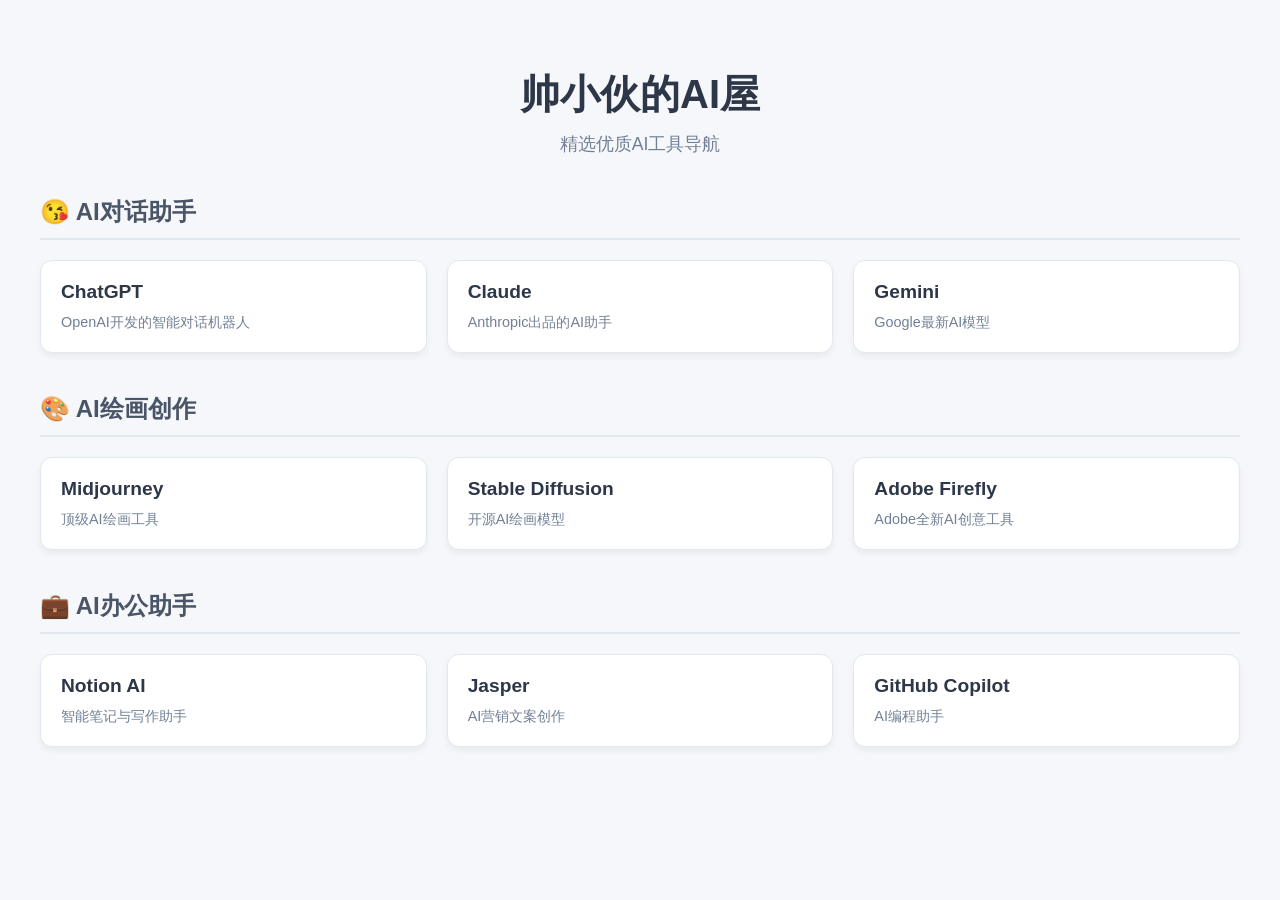
<file: index.html>
<!DOCTYPE html>
<html lang="zh-CN">
<head>
    <meta charset="UTF-8">
    <meta name="viewport" content="width=device-width, initial-scale=1.0">
    <title>帅小伙的AI屋</title>
    <link rel="stylesheet" href="style.css">
</head>
<body>
    <div class="container">
        <header>
            <h1>帅小伙的AI屋</h1>
            <p class="subtitle">精选优质AI工具导航</p>
        </header>
        
        <div class="card-container">
            <!-- AI对话助手分类 -->
            <div class="category">
                <h2 class="category-title">😘 AI对话助手</h2>
                <div class="category-cards">
                    <a href="https://chat.openai.com" class="card" target="_blank">
                        <h3>ChatGPT</h3>
                        <p>OpenAI开发的智能对话机器人</p>
                    </a>
                    
                    <a href="https://claude.ai" class="card" target="_blank">
                        <h3>Claude</h3>
                        <p>Anthropic出品的AI助手</p>
                    </a>
                    
                    <a href="https://gemini.google.com" class="card" target="_blank">
                        <h3>Gemini</h3>
                        <p>Google最新AI模型</p>
                    </a>
                </div>
            </div>

            <!-- AI图像工具分类 -->
            <div class="category">
                <h2 class="category-title">🎨 AI绘画创作</h2>
                <div class="category-cards">
                    <a href="https://midjourney.com" class="card" target="_blank">
                        <h3>Midjourney</h3>
                        <p>顶级AI绘画工具</p>
                    </a>
                    
                    <a href="https://www.stable.ai" class="card" target="_blank">
                        <h3>Stable Diffusion</h3>
                        <p>开源AI绘画模型</p>
                    </a>

                    <a href="https://firefly.adobe.com" class="card" target="_blank">
                        <h3>Adobe Firefly</h3>
                        <p>Adobe全新AI创意工具</p>
                    </a>
                </div>
            </div>

            <!-- AI办公工具分类 -->
            <div class="category">
                <h2 class="category-title">💼 AI办公助手</h2>
                <div class="category-cards">
                    <a href="https://notion.ai" class="card" target="_blank">
                        <h3>Notion AI</h3>
                        <p>智能笔记与写作助手</p>
                    </a>

                    <a href="https://www.jasper.ai" class="card" target="_blank">
                        <h3>Jasper</h3>
                        <p>AI营销文案创作</p>
                    </a>

                    <a href="https://github.com/features/copilot" class="card" target="_blank">
                        <h3>GitHub Copilot</h3>
                        <p>AI编程助手</p>
                    </a>
                </div>
            </div>
        </div>
    </div>
</body>
</html>
</file>
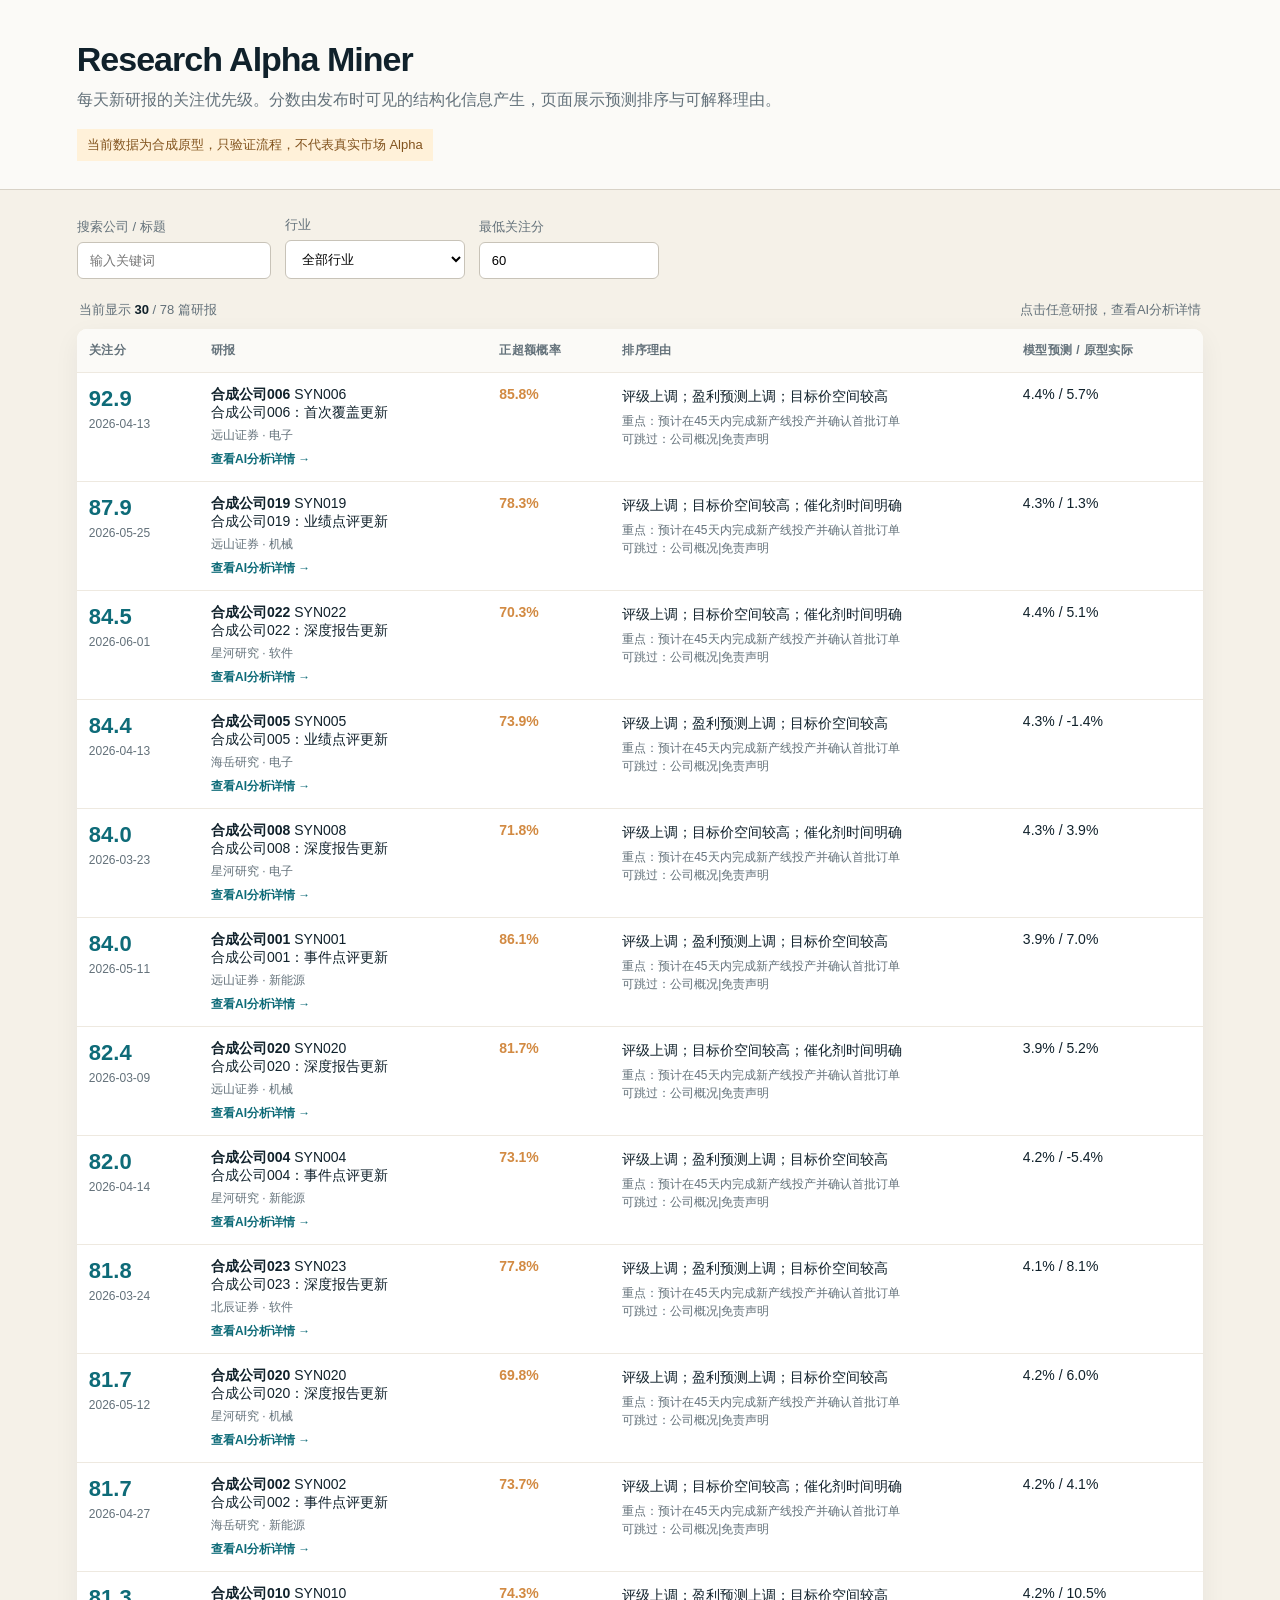
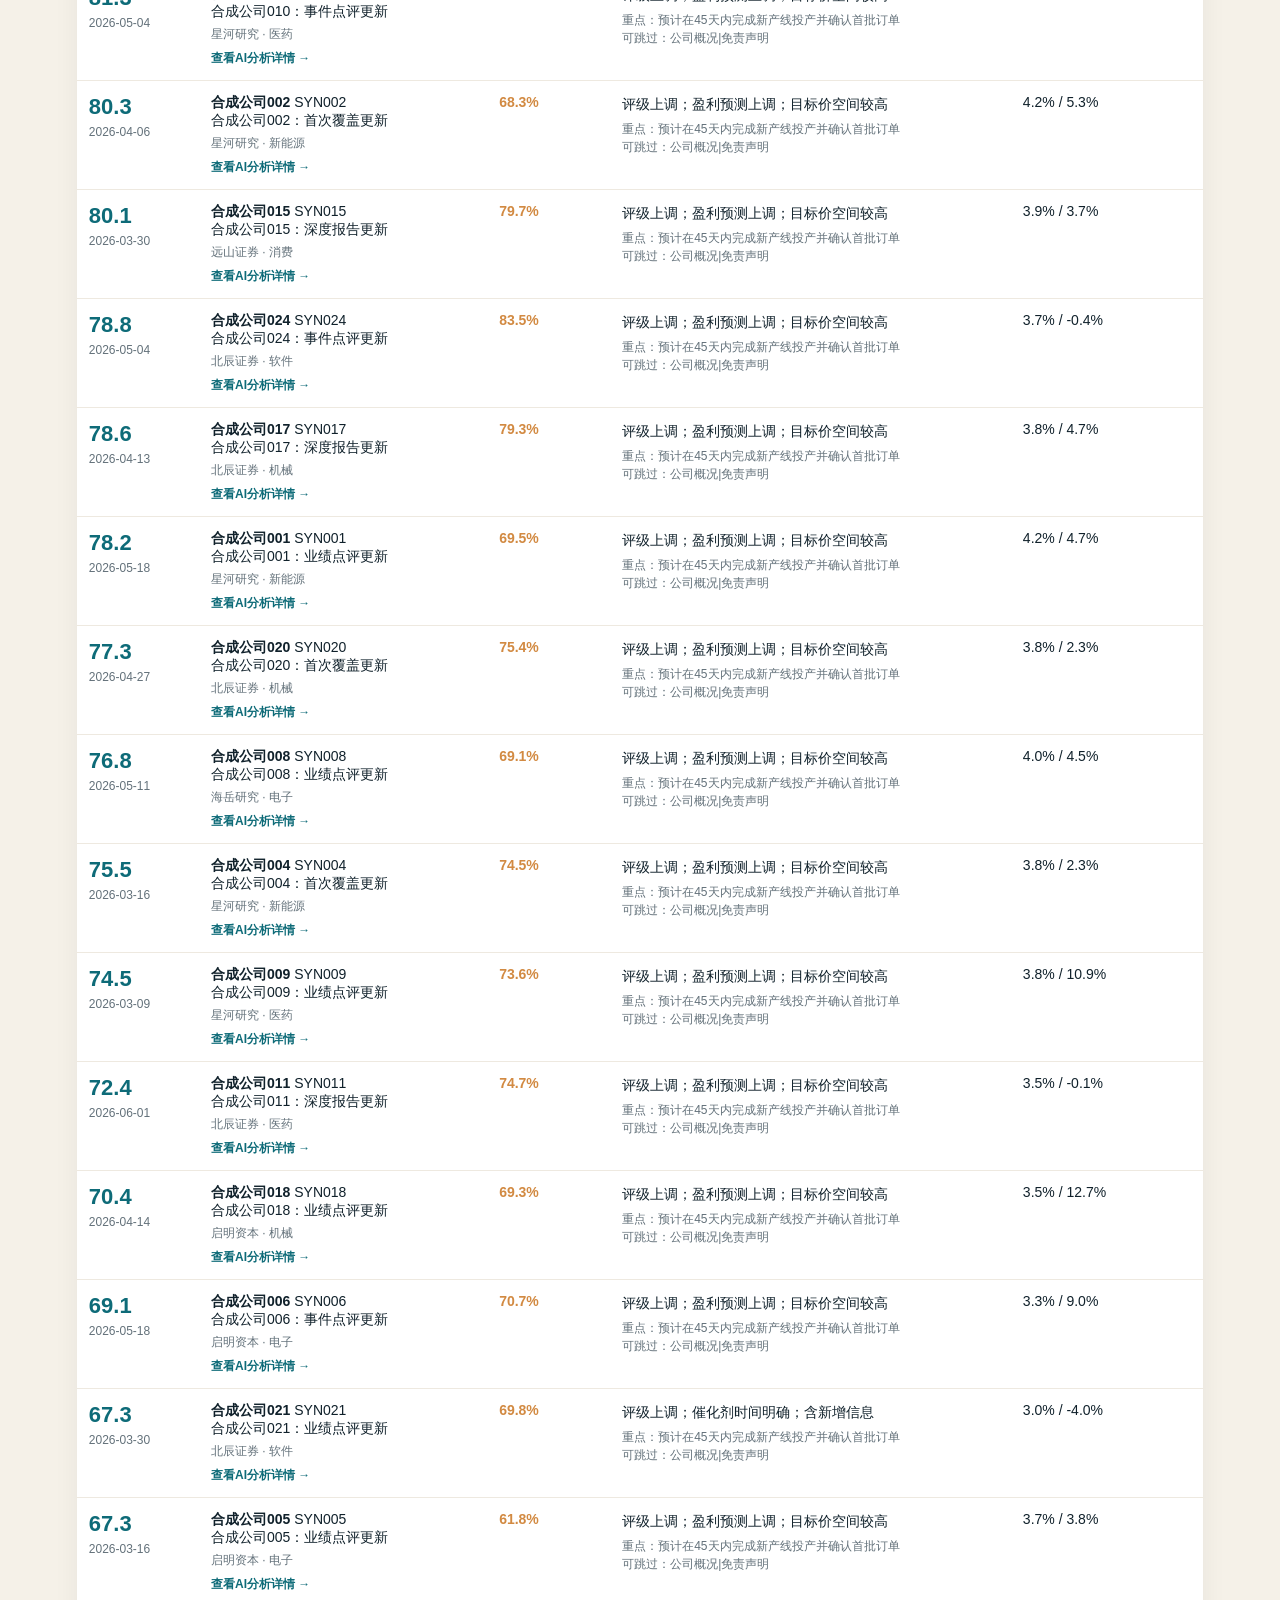
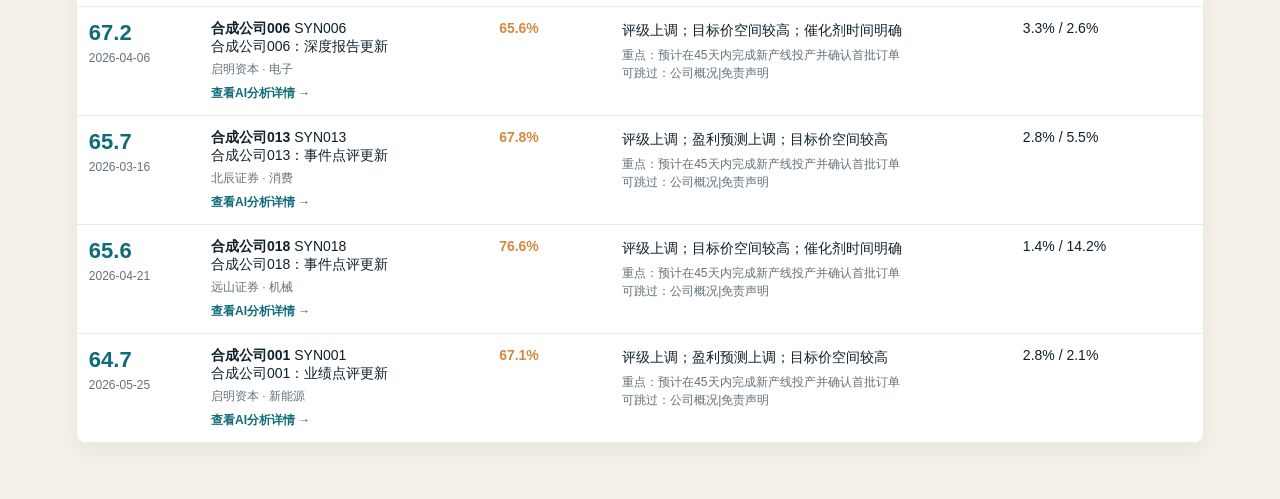
<file: research-alpha-miner/index.html>
<!doctype html>
<html lang="zh-CN">
<head>
  <meta charset="utf-8">
  <meta name="viewport" content="width=device-width, initial-scale=1">
  <title>Research Alpha Miner</title>
  <link rel="icon" href="data:,">
  <style>
    :root { --ink:#10212b; --muted:#63717a; --accent:#0e6b78; --accent-soft:#e4f1f2; --warm:#d28a42; --paper:#f5f1e8; --line:#e5dfd4; }
    * { box-sizing:border-box; }
    body { margin:0; font-family:"Microsoft YaHei", Arial, sans-serif; color:var(--ink); background:var(--paper); }
    header { padding:40px 6vw 28px; border-bottom:1px solid #d8d2c7; background:#fbfaf7; }
    h1 { margin:0 0 8px; font-size:34px; letter-spacing:-1px; }
    .sub { color:var(--muted); max-width:860px; line-height:1.6; }
    .warning { margin-top:16px; display:inline-block; padding:7px 10px; background:#fff1d9; color:#82531d; font-size:13px; }
    main { padding:26px 6vw 56px; }
    .controls { display:flex; gap:14px; flex-wrap:wrap; margin-bottom:22px; align-items:end; }
    label { font-size:13px; color:var(--muted); display:grid; gap:6px; }
    input, select { min-width:180px; padding:10px 12px; border:1px solid #c8c3b8; border-radius:6px; background:white; font:inherit; }
    input:focus, select:focus { outline:3px solid rgba(14,107,120,.15); border-color:var(--accent); }
    .table-headline { display:flex; justify-content:space-between; gap:16px; align-items:center; margin:0 2px 10px; color:var(--muted); font-size:13px; }
    .table-headline strong { color:var(--ink); }
    .table-wrap { overflow-x:auto; border-radius:10px; box-shadow:0 8px 26px rgba(35,42,45,.06); }
    table { width:100%; border-collapse:collapse; background:white; }
    th, td { text-align:left; padding:13px 12px; border-bottom:1px solid #eee9e0; vertical-align:top; }
    th { font-size:12px; color:var(--muted); letter-spacing:.4px; text-transform:uppercase; position:sticky; top:0; background:#fbfaf7; }
    td { font-size:14px; }
    .report-row { cursor:pointer; transition:background .15s ease, transform .15s ease; }
    .report-row:hover, .report-row:focus { background:#f1f8f8; outline:none; }
    .report-row:focus { box-shadow:inset 4px 0 0 var(--accent); }
    .score { font-size:22px; font-weight:700; color:var(--accent); }
    .prob { color:var(--warm); font-weight:700; }
    .reason { max-width:280px; line-height:1.5; }
    .meta { color:var(--muted); font-size:12px; margin-top:5px; }
    .open-detail { display:inline-flex; align-items:center; gap:4px; margin-top:7px; color:var(--accent); font-size:12px; font-weight:700; }
    .empty { padding:28px; text-align:center; color:var(--muted); }
    dialog { width:min(760px, calc(100vw - 32px)); max-height:calc(100vh - 40px); padding:0; border:0; border-radius:16px; color:var(--ink); background:#fbfaf7; box-shadow:0 24px 80px rgba(16,33,43,.3); }
    dialog::backdrop { background:rgba(11,24,31,.6); backdrop-filter:blur(3px); }
    .detail-shell { padding:30px; }
    .close { position:absolute; top:15px; right:17px; width:38px; height:38px; border:0; border-radius:50%; background:#ede9e1; color:var(--ink); font-size:24px; cursor:pointer; }
    .close:hover, .close:focus { background:#dfecee; outline:3px solid rgba(14,107,120,.15); }
    .eyebrow { color:var(--accent); font-size:12px; font-weight:700; letter-spacing:.8px; text-transform:uppercase; }
    .detail-title { margin:7px 48px 5px 0; font-size:25px; line-height:1.3; }
    .detail-meta { color:var(--muted); font-size:13px; }
    .priority { display:inline-block; margin-top:14px; padding:7px 10px; border-radius:999px; background:var(--accent-soft); color:var(--accent); font-size:13px; font-weight:700; }
    .metric-grid { display:grid; grid-template-columns:repeat(3,1fr); gap:10px; margin:20px 0; }
    .metric { padding:15px; border:1px solid var(--line); border-radius:10px; background:white; }
    .metric span { display:block; color:var(--muted); font-size:12px; line-height:1.35; }
    .metric strong { display:block; margin-top:5px; font-size:22px; }
    .detail-grid { display:grid; grid-template-columns:1fr 1fr; gap:12px; }
    .detail-card { padding:17px; border:1px solid var(--line); border-radius:10px; background:white; }
    .detail-card.full { grid-column:1 / -1; }
    .detail-card h3 { margin:0 0 9px; font-size:14px; }
    .detail-card p { margin:0; color:#354952; line-height:1.65; }
    .tags { display:flex; flex-wrap:wrap; gap:7px; }
    .tag { padding:6px 9px; border-radius:999px; background:#eef2f1; color:#39545b; font-size:12px; }
    .skip-list { color:var(--muted); }
    .method-note { margin:16px 0 0; padding:12px 14px; border-left:3px solid var(--warm); background:#fff6e8; color:#745024; font-size:12px; line-height:1.6; }
    @media (max-width:900px) { .optional { display:none; } th,td { padding:10px 8px; } }
    @media (max-width:620px) { header { padding:28px 20px 22px; } main { padding:20px 14px 40px; } h1 { font-size:28px; } .table-headline { align-items:flex-start; flex-direction:column; gap:4px; } .metric-grid, .detail-grid { grid-template-columns:1fr; } .detail-card.full { grid-column:auto; } .detail-shell { padding:24px 18px; } }
  </style>
</head>
<body>
  <header>
    <h1>Research Alpha Miner</h1>
    <div class="sub">每天新研报的关注优先级。分数由发布时可见的结构化信息产生，页面展示预测排序与可解释理由。</div>
    <div class="warning">当前数据为合成原型，只验证流程，不代表真实市场 Alpha</div>
  </header>
  <main>
    <div class="controls">
      <label>搜索公司 / 标题<input id="query" placeholder="输入关键词"></label>
      <label>行业<select id="industry"><option value="">全部行业</option></select></label>
      <label>最低关注分<input id="score" type="number" min="0" max="100" value="60"></label>
    </div>
    <div class="table-headline">
      <span id="result-count" aria-live="polite"></span>
      <span>点击任意研报，查看AI分析详情</span>
    </div>
    <div class="table-wrap">
      <table>
        <thead><tr><th>关注分</th><th>研报</th><th>正超额概率</th><th>排序理由</th><th class="optional">模型预测 / 原型实际</th></tr></thead>
        <tbody id="rows"></tbody>
      </table>
    </div>
  </main>
  <dialog id="report-modal" aria-labelledby="detail-title">
    <button class="close" id="close-modal" type="button" aria-label="关闭详情">×</button>
    <div id="detail-content"></div>
  </dialog>
  <script>
    const rows = document.getElementById('rows');
    const modal = document.getElementById('report-modal');
    const detailContent = document.getElementById('detail-content');
    let data = [];
    const fmtPct = v => `${(v*100).toFixed(1)}%`;
    const esc = value => String(value ?? '').replace(/[&<>'"]/g, char => ({'&':'&amp;','<':'&lt;','>':'&gt;',"'":'&#39;','"':'&quot;'}[char]));
    const priorityLabel = score => score >= 85 ? 'S级 · 建议立即阅读' : score >= 75 ? 'A级 · 建议重点关注' : 'B级 · 可进入候选池';
    function render(){
      const q = document.getElementById('query').value.trim().toLowerCase();
      const industry = document.getElementById('industry').value;
      const floor = Number(document.getElementById('score').value || 0);
      const filtered = data.filter(d => (!q || `${d.company_name}${d.title}${d.symbol}`.toLowerCase().includes(q)) && (!industry || d.industry===industry) && d.attention_score>=floor);
      document.getElementById('result-count').innerHTML = `当前显示 <strong>${filtered.length}</strong> / ${data.length} 篇研报`;
      rows.innerHTML = filtered.length ? filtered.map(d => `<tr class="report-row" data-report-id="${esc(d.report_id)}" tabindex="0" role="button" aria-label="查看${esc(d.company_name)}研报详情">
        <td><div class="score">${d.attention_score.toFixed(1)}</div><div class="meta">${d.entry_date}</div></td>
        <td><strong>${esc(d.company_name)}</strong> ${esc(d.symbol)}<div>${esc(d.title)}</div><div class="meta">${esc(d.broker)} · ${esc(d.industry)}</div><span class="open-detail">查看AI分析详情 →</span></td>
        <td class="prob">${fmtPct(d.positive_probability)}</td>
        <td class="reason">${esc(d.reason_codes)}<div class="meta">重点：${esc(d.key_catalyst || '未提取')}<br>可跳过：${esc(d.ignore_sections || '无')}</div></td>
        <td class="optional">${fmtPct(d.predicted_excess_return)} / ${fmtPct(d.excess_return_20d)}</td>
      </tr>`).join('') : `<tr><td colspan="5" class="empty">没有满足当前筛选条件的研报</td></tr>`;
    }
    function openReport(reportId){
      const d = data.find(item => item.report_id === reportId);
      if (!d) return;
      const reasons = String(d.reason_codes || '未提取').split('；').filter(Boolean);
      const skip = String(d.ignore_sections || '无').split('|').filter(Boolean);
      detailContent.innerHTML = `<article class="detail-shell">
        <div class="eyebrow">AI研报价值判断 · ${esc(d.report_id)}</div>
        <h2 class="detail-title" id="detail-title">${esc(d.title)}</h2>
        <div class="detail-meta">${esc(d.company_name)} ${esc(d.symbol)} · ${esc(d.broker)} · ${esc(d.industry)} · ${esc(d.entry_date)}</div>
        <div class="priority">${priorityLabel(d.attention_score)}</div>
        <div class="metric-grid">
          <div class="metric"><span>综合关注分</span><strong>${d.attention_score.toFixed(1)}</strong></div>
          <div class="metric"><span>未来20日正超额概率</span><strong>${fmtPct(d.positive_probability)}</strong></div>
          <div class="metric"><span>模型预测超额</span><strong>${fmtPct(d.predicted_excess_return)}</strong></div>
        </div>
        <div class="detail-grid">
          <section class="detail-card full"><h3>AI结构化摘要</h3><p>${esc(d.summary || '暂无摘要')}</p></section>
          <section class="detail-card"><h3>建议重点关注</h3><p>${esc(d.key_catalyst || '暂未提取到明确催化剂')}</p></section>
          <section class="detail-card"><h3>可降低阅读优先级</h3><p class="skip-list">${skip.map(item => esc(item)).join('、')}</p></section>
          <section class="detail-card full"><h3>进入重点队列的原因</h3><div class="tags">${reasons.map(item => `<span class="tag">${esc(item)}</span>`).join('')}</div></section>
        </div>
        <div class="method-note">历史验证结果：未来20日行业中性超额为 <strong>${fmtPct(d.excess_return_20d)}</strong>。该字段只用于历史回测验收，不参与新研报当天的模型打分。</div>
      </article>`;
      if (typeof modal.showModal === 'function') modal.showModal(); else modal.setAttribute('open', '');
      document.body.style.overflow = 'hidden';
    }
    function closeReport(){
      if (typeof modal.close === 'function') modal.close(); else modal.removeAttribute('open');
      document.body.style.overflow = '';
    }
    Promise.resolve([{"report_id": "R00398", "entry_date": "2026-04-13", "company_name": "合成公司006", "symbol": "SYN006", "industry": "电子", "broker": "远山证券", "title": "合成公司006：首次覆盖更新", "attention_score": 92.8926, "positive_probability": 0.8579, "predicted_excess_return": 0.0442, "reason_codes": "评级上调；盈利预测上调；目标价空间较高", "summary": "评级upgrade，盈利预测调整12.0%，目标价空间26.6%", "key_catalyst": "预计在45天内完成新产线投产并确认首批订单", "ignore_sections": "公司概况|免责声明", "excess_return_20d": 0.0569}, {"report_id": "R00433", "entry_date": "2026-05-25", "company_name": "合成公司019", "symbol": "SYN019", "industry": "机械", "broker": "远山证券", "title": "合成公司019：业绩点评更新", "attention_score": 87.8535, "positive_probability": 0.783, "predicted_excess_return": 0.0431, "reason_codes": "评级上调；目标价空间较高；催化剂时间明确", "summary": "评级upgrade，盈利预测调整4.2%，目标价空间20.7%", "key_catalyst": "预计在45天内完成新产线投产并确认首批订单", "ignore_sections": "公司概况|免责声明", "excess_return_20d": 0.0129}, {"report_id": "R00444", "entry_date": "2026-06-01", "company_name": "合成公司022", "symbol": "SYN022", "industry": "软件", "broker": "星河研究", "title": "合成公司022：深度报告更新", "attention_score": 84.5056, "positive_probability": 0.7031, "predicted_excess_return": 0.0437, "reason_codes": "评级上调；目标价空间较高；催化剂时间明确", "summary": "评级upgrade，盈利预测调整2.0%，目标价空间21.5%", "key_catalyst": "预计在45天内完成新产线投产并确认首批订单", "ignore_sections": "公司概况|免责声明", "excess_return_20d": 0.051}, {"report_id": "R00401", "entry_date": "2026-04-13", "company_name": "合成公司005", "symbol": "SYN005", "industry": "电子", "broker": "海岳研究", "title": "合成公司005：业绩点评更新", "attention_score": 84.3594, "positive_probability": 0.7391, "predicted_excess_return": 0.0427, "reason_codes": "评级上调；盈利预测上调；目标价空间较高", "summary": "评级upgrade，盈利预测调整7.7%，目标价空间25.4%", "key_catalyst": "预计在45天内完成新产线投产并确认首批订单", "ignore_sections": "公司概况|免责声明", "excess_return_20d": -0.0144}, {"report_id": "R00384", "entry_date": "2026-03-23", "company_name": "合成公司008", "symbol": "SYN008", "industry": "电子", "broker": "星河研究", "title": "合成公司008：深度报告更新", "attention_score": 83.9605, "positive_probability": 0.7182, "predicted_excess_return": 0.0427, "reason_codes": "评级上调；目标价空间较高；催化剂时间明确", "summary": "评级upgrade，盈利预测调整4.3%，目标价空间26.3%", "key_catalyst": "预计在45天内完成新产线投产并确认首批订单", "ignore_sections": "公司概况|免责声明", "excess_return_20d": 0.0394}, {"report_id": "R00423", "entry_date": "2026-05-11", "company_name": "合成公司001", "symbol": "SYN001", "industry": "新能源", "broker": "远山证券", "title": "合成公司001：事件点评更新", "attention_score": 83.9562, "positive_probability": 0.8609, "predicted_excess_return": 0.0392, "reason_codes": "评级上调；盈利预测上调；目标价空间较高", "summary": "评级upgrade，盈利预测调整7.0%，目标价空间23.6%", "key_catalyst": "预计在45天内完成新产线投产并确认首批订单", "ignore_sections": "公司概况|免责声明", "excess_return_20d": 0.0703}, {"report_id": "R00368", "entry_date": "2026-03-09", "company_name": "合成公司020", "symbol": "SYN020", "industry": "机械", "broker": "远山证券", "title": "合成公司020：深度报告更新", "attention_score": 82.3993, "positive_probability": 0.8168, "predicted_excess_return": 0.0392, "reason_codes": "评级上调；目标价空间较高；催化剂时间明确", "summary": "评级upgrade，盈利预测调整3.1%，目标价空间25.3%", "key_catalyst": "预计在45天内完成新产线投产并确认首批订单", "ignore_sections": "公司概况|免责声明", "excess_return_20d": 0.0518}, {"report_id": "R00399", "entry_date": "2026-04-14", "company_name": "合成公司004", "symbol": "SYN004", "industry": "新能源", "broker": "星河研究", "title": "合成公司004：事件点评更新", "attention_score": 81.9881, "positive_probability": 0.7307, "predicted_excess_return": 0.0416, "reason_codes": "评级上调；盈利预测上调；目标价空间较高", "summary": "评级upgrade，盈利预测调整7.5%，目标价空间21.9%", "key_catalyst": "预计在45天内完成新产线投产并确认首批订单", "ignore_sections": "公司概况|免责声明", "excess_return_20d": -0.054}, {"report_id": "R00380", "entry_date": "2026-03-24", "company_name": "合成公司023", "symbol": "SYN023", "industry": "软件", "broker": "北辰证券", "title": "合成公司023：深度报告更新", "attention_score": 81.7673, "positive_probability": 0.7782, "predicted_excess_return": 0.0409, "reason_codes": "评级上调；盈利预测上调；目标价空间较高", "summary": "评级upgrade，盈利预测调整9.0%，目标价空间19.9%", "key_catalyst": "预计在45天内完成新产线投产并确认首批订单", "ignore_sections": "公司概况|免责声明", "excess_return_20d": 0.0806}, {"report_id": "R00424", "entry_date": "2026-05-12", "company_name": "合成公司020", "symbol": "SYN020", "industry": "机械", "broker": "星河研究", "title": "合成公司020：深度报告更新", "attention_score": 81.667, "positive_probability": 0.6983, "predicted_excess_return": 0.0416, "reason_codes": "评级上调；盈利预测上调；目标价空间较高", "summary": "评级upgrade，盈利预测调整12.5%，目标价空间22.9%", "key_catalyst": "预计在45天内完成新产线投产并确认首批订单", "ignore_sections": "公司概况|免责声明", "excess_return_20d": 0.0598}, {"report_id": "R00411", "entry_date": "2026-04-27", "company_name": "合成公司002", "symbol": "SYN002", "industry": "新能源", "broker": "海岳研究", "title": "合成公司002：事件点评更新", "attention_score": 81.6574, "positive_probability": 0.737, "predicted_excess_return": 0.0416, "reason_codes": "评级上调；目标价空间较高；催化剂时间明确", "summary": "评级upgrade，盈利预测调整2.9%，目标价空间21.7%", "key_catalyst": "预计在45天内完成新产线投产并确认首批订单", "ignore_sections": "公司概况|免责声明", "excess_return_20d": 0.041}, {"report_id": "R00419", "entry_date": "2026-05-04", "company_name": "合成公司010", "symbol": "SYN010", "industry": "医药", "broker": "星河研究", "title": "合成公司010：事件点评更新", "attention_score": 81.2868, "positive_probability": 0.7426, "predicted_excess_return": 0.0416, "reason_codes": "评级上调；盈利预测上调；目标价空间较高", "summary": "评级upgrade，盈利预测调整8.8%，目标价空间23.1%", "key_catalyst": "预计在45天内完成新产线投产并确认首批订单", "ignore_sections": "公司概况|免责声明", "excess_return_20d": 0.1051}, {"report_id": "R00394", "entry_date": "2026-04-06", "company_name": "合成公司002", "symbol": "SYN002", "industry": "新能源", "broker": "星河研究", "title": "合成公司002：首次覆盖更新", "attention_score": 80.2572, "positive_probability": 0.6831, "predicted_excess_return": 0.0416, "reason_codes": "评级上调；盈利预测上调；目标价空间较高", "summary": "评级upgrade，盈利预测调整6.3%，目标价空间21.4%", "key_catalyst": "预计在45天内完成新产线投产并确认首批订单", "ignore_sections": "公司概况|免责声明", "excess_return_20d": 0.0529}, {"report_id": "R00388", "entry_date": "2026-03-30", "company_name": "合成公司015", "symbol": "SYN015", "industry": "消费", "broker": "远山证券", "title": "合成公司015：深度报告更新", "attention_score": 80.1103, "positive_probability": 0.797, "predicted_excess_return": 0.0391, "reason_codes": "评级上调；盈利预测上调；目标价空间较高", "summary": "评级upgrade，盈利预测调整7.6%，目标价空间23.6%", "key_catalyst": "预计在45天内完成新产线投产并确认首批订单", "ignore_sections": "公司概况|免责声明", "excess_return_20d": 0.0372}, {"report_id": "R00415", "entry_date": "2026-05-04", "company_name": "合成公司024", "symbol": "SYN024", "industry": "软件", "broker": "北辰证券", "title": "合成公司024：事件点评更新", "attention_score": 78.7548, "positive_probability": 0.8348, "predicted_excess_return": 0.037, "reason_codes": "评级上调；盈利预测上调；目标价空间较高", "summary": "评级upgrade，盈利预测调整6.2%，目标价空间29.5%", "key_catalyst": "预计在45天内完成新产线投产并确认首批订单", "ignore_sections": "公司概况|免责声明", "excess_return_20d": -0.0045}, {"report_id": "R00400", "entry_date": "2026-04-13", "company_name": "合成公司017", "symbol": "SYN017", "industry": "机械", "broker": "北辰证券", "title": "合成公司017：深度报告更新", "attention_score": 78.5954, "positive_probability": 0.7927, "predicted_excess_return": 0.0377, "reason_codes": "评级上调；盈利预测上调；目标价空间较高", "summary": "评级upgrade，盈利预测调整12.9%，目标价空间28.6%", "key_catalyst": "预计在45天内完成新产线投产并确认首批订单", "ignore_sections": "公司概况|免责声明", "excess_return_20d": 0.0472}, {"report_id": "R00429", "entry_date": "2026-05-18", "company_name": "合成公司001", "symbol": "SYN001", "industry": "新能源", "broker": "星河研究", "title": "合成公司001：业绩点评更新", "attention_score": 78.2435, "positive_probability": 0.6947, "predicted_excess_return": 0.0416, "reason_codes": "评级上调；盈利预测上调；目标价空间较高", "summary": "评级upgrade，盈利预测调整9.0%，目标价空间20.8%", "key_catalyst": "预计在45天内完成新产线投产并确认首批订单", "ignore_sections": "公司概况|免责声明", "excess_return_20d": 0.0466}, {"report_id": "R00410", "entry_date": "2026-04-27", "company_name": "合成公司020", "symbol": "SYN020", "industry": "机械", "broker": "北辰证券", "title": "合成公司020：首次覆盖更新", "attention_score": 77.3129, "positive_probability": 0.7541, "predicted_excess_return": 0.0377, "reason_codes": "评级上调；盈利预测上调；目标价空间较高", "summary": "评级upgrade，盈利预测调整12.1%，目标价空间25.4%", "key_catalyst": "预计在45天内完成新产线投产并确认首批订单", "ignore_sections": "公司概况|免责声明", "excess_return_20d": 0.0233}, {"report_id": "R00421", "entry_date": "2026-05-11", "company_name": "合成公司008", "symbol": "SYN008", "industry": "电子", "broker": "海岳研究", "title": "合成公司008：业绩点评更新", "attention_score": 76.7762, "positive_probability": 0.6914, "predicted_excess_return": 0.0396, "reason_codes": "评级上调；盈利预测上调；目标价空间较高", "summary": "评级upgrade，盈利预测调整9.3%，目标价空间17.6%", "key_catalyst": "预计在45天内完成新产线投产并确认首批订单", "ignore_sections": "公司概况|免责声明", "excess_return_20d": 0.0455}, {"report_id": "R00374", "entry_date": "2026-03-16", "company_name": "合成公司004", "symbol": "SYN004", "industry": "新能源", "broker": "星河研究", "title": "合成公司004：首次覆盖更新", "attention_score": 75.5495, "positive_probability": 0.7448, "predicted_excess_return": 0.0377, "reason_codes": "评级上调；盈利预测上调；目标价空间较高", "summary": "评级upgrade，盈利预测调整5.6%，目标价空间30.6%", "key_catalyst": "预计在45天内完成新产线投产并确认首批订单", "ignore_sections": "公司概况|免责声明", "excess_return_20d": 0.0227}, {"report_id": "R00369", "entry_date": "2026-03-09", "company_name": "合成公司009", "symbol": "SYN009", "industry": "医药", "broker": "星河研究", "title": "合成公司009：业绩点评更新", "attention_score": 74.465, "positive_probability": 0.7361, "predicted_excess_return": 0.0377, "reason_codes": "评级上调；盈利预测上调；目标价空间较高", "summary": "评级upgrade，盈利预测调整8.7%，目标价空间27.1%", "key_catalyst": "预计在45天内完成新产线投产并确认首批订单", "ignore_sections": "公司概况|免责声明", "excess_return_20d": 0.1093}, {"report_id": "R00440", "entry_date": "2026-06-01", "company_name": "合成公司011", "symbol": "SYN011", "industry": "医药", "broker": "北辰证券", "title": "合成公司011：深度报告更新", "attention_score": 72.4051, "positive_probability": 0.7468, "predicted_excess_return": 0.0345, "reason_codes": "评级上调；盈利预测上调；目标价空间较高", "summary": "评级upgrade，盈利预测调整8.3%，目标价空间18.2%", "key_catalyst": "预计在45天内完成新产线投产并确认首批订单", "ignore_sections": "公司概况|免责声明", "excess_return_20d": -0.0014}, {"report_id": "R00397", "entry_date": "2026-04-14", "company_name": "合成公司018", "symbol": "SYN018", "industry": "机械", "broker": "启明资本", "title": "合成公司018：业绩点评更新", "attention_score": 70.3901, "positive_probability": 0.6935, "predicted_excess_return": 0.035, "reason_codes": "评级上调；盈利预测上调；目标价空间较高", "summary": "评级upgrade，盈利预测调整15.6%，目标价空间31.6%", "key_catalyst": "预计在45天内完成新产线投产并确认首批订单", "ignore_sections": "公司概况|免责声明", "excess_return_20d": 0.1267}, {"report_id": "R00427", "entry_date": "2026-05-18", "company_name": "合成公司006", "symbol": "SYN006", "industry": "电子", "broker": "启明资本", "title": "合成公司006：事件点评更新", "attention_score": 69.132, "positive_probability": 0.7073, "predicted_excess_return": 0.0327, "reason_codes": "评级上调；盈利预测上调；目标价空间较高", "summary": "评级upgrade，盈利预测调整12.8%，目标价空间25.8%", "key_catalyst": "预计在45天内完成新产线投产并确认首批订单", "ignore_sections": "公司概况|免责声明", "excess_return_20d": 0.0899}, {"report_id": "R00385", "entry_date": "2026-03-30", "company_name": "合成公司021", "symbol": "SYN021", "industry": "软件", "broker": "北辰证券", "title": "合成公司021：业绩点评更新", "attention_score": 67.3463, "positive_probability": 0.6976, "predicted_excess_return": 0.0296, "reason_codes": "评级上调；催化剂时间明确；含新增信息", "summary": "评级upgrade，盈利预测调整2.6%，目标价空间14.0%", "key_catalyst": "预计在45天内完成新产线投产并确认首批订单", "ignore_sections": "公司概况|免责声明", "excess_return_20d": -0.0395}, {"report_id": "R00377", "entry_date": "2026-03-16", "company_name": "合成公司005", "symbol": "SYN005", "industry": "电子", "broker": "启明资本", "title": "合成公司005：业绩点评更新", "attention_score": 67.2714, "positive_probability": 0.6182, "predicted_excess_return": 0.0366, "reason_codes": "评级上调；盈利预测上调；目标价空间较高", "summary": "评级upgrade，盈利预测调整9.2%，目标价空间21.4%", "key_catalyst": "预计在45天内完成新产线投产并确认首批订单", "ignore_sections": "公司概况|免责声明", "excess_return_20d": 0.038}, {"report_id": "R00392", "entry_date": "2026-04-06", "company_name": "合成公司006", "symbol": "SYN006", "industry": "电子", "broker": "启明资本", "title": "合成公司006：深度报告更新", "attention_score": 67.2113, "positive_probability": 0.6559, "predicted_excess_return": 0.0327, "reason_codes": "评级上调；目标价空间较高；催化剂时间明确", "summary": "评级upgrade，盈利预测调整4.3%，目标价空间27.0%", "key_catalyst": "预计在45天内完成新产线投产并确认首批订单", "ignore_sections": "公司概况|免责声明", "excess_return_20d": 0.0259}, {"report_id": "R00375", "entry_date": "2026-03-16", "company_name": "合成公司013", "symbol": "SYN013", "industry": "消费", "broker": "北辰证券", "title": "合成公司013：事件点评更新", "attention_score": 65.6979, "positive_probability": 0.6776, "predicted_excess_return": 0.0279, "reason_codes": "评级上调；盈利预测上调；目标价空间较高", "summary": "评级upgrade，盈利预测调整8.9%，目标价空间15.9%", "key_catalyst": "预计在45天内完成新产线投产并确认首批订单", "ignore_sections": "公司概况|免责声明", "excess_return_20d": 0.0555}, {"report_id": "R00403", "entry_date": "2026-04-21", "company_name": "合成公司018", "symbol": "SYN018", "industry": "机械", "broker": "远山证券", "title": "合成公司018：事件点评更新", "attention_score": 65.591, "positive_probability": 0.7664, "predicted_excess_return": 0.0139, "reason_codes": "评级上调；目标价空间较高；催化剂时间明确", "summary": "评级upgrade，盈利预测调整-2.3%，目标价空间17.1%", "key_catalyst": "预计在45天内完成新产线投产并确认首批订单", "ignore_sections": "公司概况|免责声明", "excess_return_20d": 0.1422}, {"report_id": "R00437", "entry_date": "2026-05-25", "company_name": "合成公司001", "symbol": "SYN001", "industry": "新能源", "broker": "启明资本", "title": "合成公司001：业绩点评更新", "attention_score": 64.6982, "positive_probability": 0.6706, "predicted_excess_return": 0.0277, "reason_codes": "评级上调；盈利预测上调；目标价空间较高", "summary": "评级upgrade，盈利预测调整7.2%，目标价空间27.8%", "key_catalyst": "预计在45天内完成新产线投产并确认首批订单", "ignore_sections": "公司概况|免责声明", "excess_return_20d": 0.0215}, {"report_id": "R00422", "entry_date": "2026-05-11", "company_name": "合成公司016", "symbol": "SYN016", "industry": "消费", "broker": "启明资本", "title": "合成公司016：首次覆盖更新", "attention_score": 58.4052, "positive_probability": 0.5058, "predicted_excess_return": 0.0315, "reason_codes": "评级上调；目标价空间较高；催化剂时间明确", "summary": "评级upgrade，盈利预测调整2.3%，目标价空间22.3%", "key_catalyst": "预计在45天内完成新产线投产并确认首批订单", "ignore_sections": "公司概况|免责声明", "excess_return_20d": 0.0728}, {"report_id": "R00435", "entry_date": "2026-05-26", "company_name": "合成公司009", "symbol": "SYN009", "industry": "医药", "broker": "北辰证券", "title": "合成公司009：事件点评更新", "attention_score": 58.22, "positive_probability": 0.554, "predicted_excess_return": 0.0232, "reason_codes": "模型综合评分", "summary": "评级maintain，盈利预测调整0.7%，目标价空间14.7%", "key_catalyst": "未来几个季度可能出现需求改善", "ignore_sections": "公司概况|免责声明", "excess_return_20d": -0.0662}, {"report_id": "R00431", "entry_date": "2026-05-18", "company_name": "合成公司012", "symbol": "SYN012", "industry": "医药", "broker": "海岳研究", "title": "合成公司012：事件点评更新", "attention_score": 57.7253, "positive_probability": 0.5571, "predicted_excess_return": 0.0166, "reason_codes": "目标价空间较高", "summary": "评级maintain，盈利预测调整2.6%，目标价空间18.4%", "key_catalyst": "未来几个季度可能出现需求改善", "ignore_sections": "公司概况|免责声明", "excess_return_20d": 0.0345}, {"report_id": "R00413", "entry_date": "2026-04-28", "company_name": "合成公司014", "symbol": "SYN014", "industry": "消费", "broker": "远山证券", "title": "合成公司014：业绩点评更新", "attention_score": 57.2426, "positive_probability": 0.5864, "predicted_excess_return": 0.0159, "reason_codes": "目标价空间较高", "summary": "评级maintain，盈利预测调整-0.2%，目标价空间20.7%", "key_catalyst": "未来几个季度可能出现需求改善", "ignore_sections": "公司概况|免责声明", "excess_return_20d": 0.0189}, {"report_id": "R00406", "entry_date": "2026-04-20", "company_name": "合成公司001", "symbol": "SYN001", "industry": "新能源", "broker": "海岳研究", "title": "合成公司001：首次覆盖更新", "attention_score": 55.1301, "positive_probability": 0.5701, "predicted_excess_return": 0.0115, "reason_codes": "评级上调；盈利预测上调；催化剂时间明确", "summary": "评级upgrade，盈利预测调整7.8%，目标价空间13.4%", "key_catalyst": "预计在45天内完成新产线投产并确认首批订单", "ignore_sections": "公司概况|免责声明", "excess_return_20d": 0.0472}, {"report_id": "R00409", "entry_date": "2026-04-27", "company_name": "合成公司011", "symbol": "SYN011", "industry": "医药", "broker": "星河研究", "title": "合成公司011：业绩点评更新", "attention_score": 53.6894, "positive_probability": 0.4894, "predicted_excess_return": 0.0166, "reason_codes": "目标价空间较高", "summary": "评级maintain，盈利预测调整4.5%，目标价空间18.3%", "key_catalyst": "未来几个季度可能出现需求改善", "ignore_sections": "公司概况|免责声明", "excess_return_20d": 0.0042}, {"report_id": "R00379", "entry_date": "2026-03-23", "company_name": "合成公司024", "symbol": "SYN024", "industry": "软件", "broker": "星河研究", "title": "合成公司024：事件点评更新", "attention_score": 52.7737, "positive_probability": 0.549, "predicted_excess_return": 0.0032, "reason_codes": "目标价空间较高", "summary": "评级maintain，盈利预测调整0.7%，目标价空间19.8%", "key_catalyst": "未来几个季度可能出现需求改善", "ignore_sections": "公司概况|免责声明", "excess_return_20d": -0.1091}, {"report_id": "R00378", "entry_date": "2026-03-16", "company_name": "合成公司020", "symbol": "SYN020", "industry": "机械", "broker": "远山证券", "title": "合成公司020：首次覆盖更新", "attention_score": 50.7514, "positive_probability": 0.5735, "predicted_excess_return": 0.0008, "reason_codes": "模型综合评分", "summary": "评级maintain，盈利预测调整2.4%，目标价空间13.2%", "key_catalyst": "未来几个季度可能出现需求改善", "ignore_sections": "公司概况|免责声明", "excess_return_20d": 0.051}, {"report_id": "R00373", "entry_date": "2026-03-16", "company_name": "合成公司001", "symbol": "SYN001", "industry": "新能源", "broker": "远山证券", "title": "合成公司001：业绩点评更新", "attention_score": 49.1403, "positive_probability": 0.6192, "predicted_excess_return": -0.0024, "reason_codes": "目标价空间较高", "summary": "评级maintain，盈利预测调整-2.7%，目标价空间15.4%", "key_catalyst": "未来几个季度可能出现需求改善", "ignore_sections": "公司概况|免责声明", "excess_return_20d": 0.0304}, {"report_id": "R00407", "entry_date": "2026-04-20", "company_name": "合成公司019", "symbol": "SYN019", "industry": "机械", "broker": "启明资本", "title": "合成公司019：事件点评更新", "attention_score": 48.3007, "positive_probability": 0.3946, "predicted_excess_return": 0.016, "reason_codes": "目标价空间较高", "summary": "评级maintain，盈利预测调整-0.1%，目标价空间20.0%", "key_catalyst": "未来几个季度可能出现需求改善", "ignore_sections": "公司概况|免责声明", "excess_return_20d": -0.004}, {"report_id": "R00390", "entry_date": "2026-03-30", "company_name": "合成公司003", "symbol": "SYN003", "industry": "新能源", "broker": "北辰证券", "title": "合成公司003：首次覆盖更新", "attention_score": 47.7046, "positive_probability": 0.4995, "predicted_excess_return": 0.0016, "reason_codes": "模型综合评分", "summary": "评级maintain，盈利预测调整1.4%，目标价空间13.1%", "key_catalyst": "未来几个季度可能出现需求改善", "ignore_sections": "公司概况|免责声明", "excess_return_20d": -0.0143}, {"report_id": "R00430", "entry_date": "2026-05-18", "company_name": "合成公司002", "symbol": "SYN002", "industry": "新能源", "broker": "北辰证券", "title": "合成公司002：首次覆盖更新", "attention_score": 47.2236, "positive_probability": 0.451, "predicted_excess_return": 0.0026, "reason_codes": "模型综合评分", "summary": "评级maintain，盈利预测调整-2.0%，目标价空间9.6%", "key_catalyst": "未来几个季度可能出现需求改善", "ignore_sections": "公司概况|免责声明", "excess_return_20d": -0.0547}, {"report_id": "R00412", "entry_date": "2026-04-27", "company_name": "合成公司023", "symbol": "SYN023", "industry": "软件", "broker": "启明资本", "title": "合成公司023：深度报告更新", "attention_score": 46.4518, "positive_probability": 0.4096, "predicted_excess_return": 0.006, "reason_codes": "模型综合评分", "summary": "评级maintain，盈利预测调整3.8%，目标价空间13.4%", "key_catalyst": "未来几个季度可能出现需求改善", "ignore_sections": "公司概况|免责声明", "excess_return_20d": 0.0208}, {"report_id": "R00404", "entry_date": "2026-04-20", "company_name": "合成公司021", "symbol": "SYN021", "industry": "软件", "broker": "星河研究", "title": "合成公司021：深度报告更新", "attention_score": 45.2649, "positive_probability": 0.4378, "predicted_excess_return": 0.002, "reason_codes": "模型综合评分", "summary": "评级maintain，盈利预测调整-0.1%，目标价空间10.1%", "key_catalyst": "未来几个季度可能出现需求改善", "ignore_sections": "公司概况|免责声明", "excess_return_20d": -0.0105}, {"report_id": "R00370", "entry_date": "2026-03-10", "company_name": "合成公司012", "symbol": "SYN012", "industry": "医药", "broker": "北辰证券", "title": "合成公司012：首次覆盖更新", "attention_score": 44.9802, "positive_probability": 0.484, "predicted_excess_return": -0.0001, "reason_codes": "模型综合评分", "summary": "评级maintain，盈利预测调整-1.4%，目标价空间13.3%", "key_catalyst": "未来几个季度可能出现需求改善", "ignore_sections": "公司概况|免责声明", "excess_return_20d": -0.0911}, {"report_id": "R00426", "entry_date": "2026-05-11", "company_name": "合成公司003", "symbol": "SYN003", "industry": "新能源", "broker": "海岳研究", "title": "合成公司003：首次覆盖更新", "attention_score": 44.6874, "positive_probability": 0.4132, "predicted_excess_return": 0.0026, "reason_codes": "模型综合评分", "summary": "评级maintain，盈利预测调整0.2%，目标价空间8.3%", "key_catalyst": "未来几个季度可能出现需求改善", "ignore_sections": "公司概况|免责声明", "excess_return_20d": -0.0378}, {"report_id": "R00438", "entry_date": "2026-05-25", "company_name": "合成公司013", "symbol": "SYN013", "industry": "消费", "broker": "远山证券", "title": "合成公司013：首次覆盖更新", "attention_score": 43.7896, "positive_probability": 0.4992, "predicted_excess_return": -0.0023, "reason_codes": "模型综合评分", "summary": "评级maintain，盈利预测调整2.8%，目标价空间9.1%", "key_catalyst": "未来几个季度可能出现需求改善", "ignore_sections": "公司概况|免责声明", "excess_return_20d": 0.0609}, {"report_id": "R00436", "entry_date": "2026-05-26", "company_name": "合成公司015", "symbol": "SYN015", "industry": "消费", "broker": "海岳研究", "title": "合成公司015：深度报告更新", "attention_score": 43.3201, "positive_probability": 0.4378, "predicted_excess_return": 0.0001, "reason_codes": "目标价空间较高", "summary": "评级maintain，盈利预测调整-4.8%，目标价空间22.5%", "key_catalyst": "未来几个季度可能出现需求改善", "ignore_sections": "公司概况|免责声明", "excess_return_20d": 0.0539}, {"report_id": "R00425", "entry_date": "2026-05-11", "company_name": "合成公司005", "symbol": "SYN005", "industry": "电子", "broker": "北辰证券", "title": "合成公司005：业绩点评更新", "attention_score": 41.8648, "positive_probability": 0.5126, "predicted_excess_return": -0.0056, "reason_codes": "目标价空间较高", "summary": "评级maintain，盈利预测调整-0.8%，目标价空间17.0%", "key_catalyst": "未来几个季度可能出现需求改善", "ignore_sections": "公司概况|免责声明", "excess_return_20d": -0.0009}, {"report_id": "R00405", "entry_date": "2026-04-21", "company_name": "合成公司005", "symbol": "SYN005", "industry": "电子", "broker": "北辰证券", "title": "合成公司005：业绩点评更新", "attention_score": 40.1395, "positive_probability": 0.4651, "predicted_excess_return": -0.0048, "reason_codes": "模型综合评分", "summary": "评级maintain，盈利预测调整-0.8%，目标价空间11.5%", "key_catalyst": "未来几个季度可能出现需求改善", "ignore_sections": "公司概况|免责声明", "excess_return_20d": -0.0027}, {"report_id": "R00442", "entry_date": "2026-06-01", "company_name": "合成公司002", "symbol": "SYN002", "industry": "新能源", "broker": "启明资本", "title": "合成公司002：首次覆盖更新", "attention_score": 38.9658, "positive_probability": 0.3767, "predicted_excess_return": -0.0006, "reason_codes": "目标价空间较高", "summary": "评级maintain，盈利预测调整-0.9%，目标价空间17.7%", "key_catalyst": "未来几个季度可能出现需求改善", "ignore_sections": "公司概况|免责声明", "excess_return_20d": -0.0018}, {"report_id": "R00372", "entry_date": "2026-03-10", "company_name": "合成公司001", "symbol": "SYN001", "industry": "新能源", "broker": "启明资本", "title": "合成公司001：深度报告更新", "attention_score": 36.2369, "positive_probability": 0.3351, "predicted_excess_return": -0.0021, "reason_codes": "模型综合评分", "summary": "评级maintain，盈利预测调整-0.0%，目标价空间9.2%", "key_catalyst": "未来几个季度可能出现需求改善", "ignore_sections": "公司概况|免责声明", "excess_return_20d": 0.0262}, {"report_id": "R00420", "entry_date": "2026-05-04", "company_name": "合成公司016", "symbol": "SYN016", "industry": "消费", "broker": "北辰证券", "title": "合成公司016：深度报告更新", "attention_score": 35.0933, "positive_probability": 0.3902, "predicted_excess_return": -0.0079, "reason_codes": "模型综合评分", "summary": "评级maintain，盈利预测调整-2.6%，目标价空间10.9%", "key_catalyst": "未来几个季度可能出现需求改善", "ignore_sections": "公司概况|免责声明", "excess_return_20d": 0.0646}, {"report_id": "R00402", "entry_date": "2026-04-13", "company_name": "合成公司013", "symbol": "SYN013", "industry": "消费", "broker": "启明资本", "title": "合成公司013：首次覆盖更新", "attention_score": 30.1362, "positive_probability": 0.2521, "predicted_excess_return": -0.0038, "reason_codes": "模型综合评分", "summary": "评级maintain，盈利预测调整3.3%，目标价空间9.0%", "key_catalyst": "未来几个季度可能出现需求改善", "ignore_sections": "公司概况|免责声明", "excess_return_20d": 0.0404}, {"report_id": "R00443", "entry_date": "2026-06-02", "company_name": "合成公司021", "symbol": "SYN021", "industry": "软件", "broker": "远山证券", "title": "合成公司021：事件点评更新", "attention_score": 29.0305, "positive_probability": 0.2819, "predicted_excess_return": -0.0088, "reason_codes": "模型综合评分", "summary": "评级maintain，盈利预测调整-5.8%，目标价空间8.3%", "key_catalyst": "长期行业景气有望改善", "ignore_sections": "公司概况|免责声明", "excess_return_20d": 0.0086}, {"report_id": "R00428", "entry_date": "2026-05-19", "company_name": "合成公司024", "symbol": "SYN024", "industry": "软件", "broker": "远山证券", "title": "合成公司024：深度报告更新", "attention_score": 27.066, "positive_probability": 0.2686, "predicted_excess_return": -0.0109, "reason_codes": "模型综合评分", "summary": "评级maintain，盈利预测调整-2.8%，目标价空间7.2%", "key_catalyst": "长期行业景气有望改善", "ignore_sections": "公司概况|免责声明", "excess_return_20d": -0.0486}, {"report_id": "R00418", "entry_date": "2026-05-04", "company_name": "合成公司014", "symbol": "SYN014", "industry": "消费", "broker": "远山证券", "title": "合成公司014：首次覆盖更新", "attention_score": 26.1308, "positive_probability": 0.2759, "predicted_excess_return": -0.016, "reason_codes": "模型综合评分", "summary": "评级downgrade，盈利预测调整-2.6%，目标价空间5.2%", "key_catalyst": "长期行业景气有望改善", "ignore_sections": "公司概况|免责声明", "excess_return_20d": 0.0079}, {"report_id": "R00441", "entry_date": "2026-06-02", "company_name": "合成公司003", "symbol": "SYN003", "industry": "新能源", "broker": "海岳研究", "title": "合成公司003：业绩点评更新", "attention_score": 22.5761, "positive_probability": 0.2178, "predicted_excess_return": -0.0165, "reason_codes": "模型综合评分", "summary": "评级maintain，盈利预测调整-3.5%，目标价空间11.9%", "key_catalyst": "长期行业景气有望改善", "ignore_sections": "公司概况|免责声明", "excess_return_20d": 0.0582}, {"report_id": "R00395", "entry_date": "2026-04-06", "company_name": "合成公司008", "symbol": "SYN008", "industry": "电子", "broker": "北辰证券", "title": "合成公司008：事件点评更新", "attention_score": 21.4721, "positive_probability": 0.2346, "predicted_excess_return": -0.0185, "reason_codes": "模型综合评分", "summary": "评级downgrade，盈利预测调整-5.5%，目标价空间-0.1%", "key_catalyst": "长期行业景气有望改善", "ignore_sections": "公司概况|免责声明", "excess_return_20d": 0.0299}, {"report_id": "R00414", "entry_date": "2026-04-28", "company_name": "合成公司001", "symbol": "SYN001", "industry": "新能源", "broker": "星河研究", "title": "合成公司001：首次覆盖更新", "attention_score": 20.1613, "positive_probability": 0.1824, "predicted_excess_return": -0.0169, "reason_codes": "模型综合评分", "summary": "评级downgrade，盈利预测调整-4.7%，目标价空间2.7%", "key_catalyst": "长期行业景气有望改善", "ignore_sections": "公司概况|免责声明", "excess_return_20d": 0.0604}, {"report_id": "R00386", "entry_date": "2026-03-30", "company_name": "合成公司004", "symbol": "SYN004", "industry": "新能源", "broker": "海岳研究", "title": "合成公司004：首次覆盖更新", "attention_score": 19.257, "positive_probability": 0.1773, "predicted_excess_return": -0.0185, "reason_codes": "模型综合评分", "summary": "评级downgrade，盈利预测调整-10.8%，目标价空间1.5%", "key_catalyst": "长期行业景气有望改善", "ignore_sections": "公司概况|免责声明", "excess_return_20d": -0.0237}, {"report_id": "R00393", "entry_date": "2026-04-06", "company_name": "合成公司003", "symbol": "SYN003", "industry": "新能源", "broker": "远山证券", "title": "合成公司003：业绩点评更新", "attention_score": 19.0203, "positive_probability": 0.1986, "predicted_excess_return": -0.019, "reason_codes": "模型综合评分", "summary": "评级maintain，盈利预测调整-3.0%，目标价空间0.8%", "key_catalyst": "长期行业景气有望改善", "ignore_sections": "公司概况|免责声明", "excess_return_20d": -0.0431}, {"report_id": "R00417", "entry_date": "2026-05-04", "company_name": "合成公司004", "symbol": "SYN004", "industry": "新能源", "broker": "启明资本", "title": "合成公司004：业绩点评更新", "attention_score": 18.7359, "positive_probability": 0.089, "predicted_excess_return": -0.0097, "reason_codes": "模型综合评分", "summary": "评级maintain，盈利预测调整-1.8%，目标价空间4.7%", "key_catalyst": "长期行业景气有望改善", "ignore_sections": "公司概况|免责声明", "excess_return_20d": -0.0406}, {"report_id": "R00382", "entry_date": "2026-03-23", "company_name": "合成公司012", "symbol": "SYN012", "industry": "医药", "broker": "启明资本", "title": "合成公司012：首次覆盖更新", "attention_score": 18.4848, "positive_probability": 0.11, "predicted_excess_return": -0.0145, "reason_codes": "模型综合评分", "summary": "评级maintain，盈利预测调整-1.8%，目标价空间12.2%", "key_catalyst": "长期行业景气有望改善", "ignore_sections": "公司概况|免责声明", "excess_return_20d": -0.0957}, {"report_id": "R00383", "entry_date": "2026-03-23", "company_name": "合成公司018", "symbol": "SYN018", "industry": "机械", "broker": "远山证券", "title": "合成公司018：事件点评更新", "attention_score": 16.4405, "positive_probability": 0.2769, "predicted_excess_return": -0.0295, "reason_codes": "模型综合评分", "summary": "评级downgrade，盈利预测调整-9.7%，目标价空间-0.4%", "key_catalyst": "长期行业景气有望改善", "ignore_sections": "公司概况|免责声明", "excess_return_20d": -0.028}, {"report_id": "R00416", "entry_date": "2026-05-04", "company_name": "合成公司007", "symbol": "SYN007", "industry": "电子", "broker": "海岳研究", "title": "合成公司007：深度报告更新", "attention_score": 16.3118, "positive_probability": 0.2094, "predicted_excess_return": -0.0233, "reason_codes": "模型综合评分", "summary": "评级downgrade，盈利预测调整-2.3%，目标价空间0.9%", "key_catalyst": "长期行业景气有望改善", "ignore_sections": "公司概况|免责声明", "excess_return_20d": -0.0244}, {"report_id": "R00371", "entry_date": "2026-03-09", "company_name": "合成公司006", "symbol": "SYN006", "industry": "电子", "broker": "海岳研究", "title": "合成公司006：事件点评更新", "attention_score": 15.5648, "positive_probability": 0.1425, "predicted_excess_return": -0.0203, "reason_codes": "模型综合评分", "summary": "评级maintain，盈利预测调整-6.6%，目标价空间6.5%", "key_catalyst": "长期行业景气有望改善", "ignore_sections": "公司概况|免责声明", "excess_return_20d": -0.007}, {"report_id": "R00381", "entry_date": "2026-03-23", "company_name": "合成公司001", "symbol": "SYN001", "industry": "新能源", "broker": "海岳研究", "title": "合成公司001：业绩点评更新", "attention_score": 15.4087, "positive_probability": 0.1653, "predicted_excess_return": -0.0216, "reason_codes": "模型综合评分", "summary": "评级maintain，盈利预测调整-5.0%，目标价空间3.0%", "key_catalyst": "长期行业景气有望改善", "ignore_sections": "公司概况|免责声明", "excess_return_20d": 0.0305}, {"report_id": "R00396", "entry_date": "2026-04-06", "company_name": "合成公司011", "symbol": "SYN011", "industry": "医药", "broker": "海岳研究", "title": "合成公司011：深度报告更新", "attention_score": 15.3704, "positive_probability": 0.2035, "predicted_excess_return": -0.0244, "reason_codes": "模型综合评分", "summary": "评级downgrade，盈利预测调整-6.4%，目标价空间1.2%", "key_catalyst": "长期行业景气有望改善", "ignore_sections": "公司概况|免责声明", "excess_return_20d": -0.0089}, {"report_id": "R00408", "entry_date": "2026-04-20", "company_name": "合成公司010", "symbol": "SYN010", "industry": "医药", "broker": "远山证券", "title": "合成公司010：深度报告更新", "attention_score": 14.6179, "positive_probability": 0.2924, "predicted_excess_return": -0.0549, "reason_codes": "模型综合评分", "summary": "评级downgrade，盈利预测调整-7.9%，目标价空间-2.4%", "key_catalyst": "长期行业景气有望改善", "ignore_sections": "公司概况|免责声明", "excess_return_20d": 0.054}, {"report_id": "R00376", "entry_date": "2026-03-16", "company_name": "合成公司016", "symbol": "SYN016", "industry": "消费", "broker": "海岳研究", "title": "合成公司016：深度报告更新", "attention_score": 11.8933, "positive_probability": 0.108, "predicted_excess_return": -0.0223, "reason_codes": "模型综合评分", "summary": "评级maintain，盈利预测调整-2.6%，目标价空间6.9%", "key_catalyst": "长期行业景气有望改善", "ignore_sections": "公司概况|免责声明", "excess_return_20d": -0.0024}, {"report_id": "R00391", "entry_date": "2026-04-07", "company_name": "合成公司016", "symbol": "SYN016", "industry": "消费", "broker": "海岳研究", "title": "合成公司016：事件点评更新", "attention_score": 11.8091, "positive_probability": 0.1712, "predicted_excess_return": -0.0275, "reason_codes": "模型综合评分", "summary": "评级downgrade，盈利预测调整-6.5%，目标价空间3.0%", "key_catalyst": "长期行业景气有望改善", "ignore_sections": "公司概况|免责声明", "excess_return_20d": -0.0597}, {"report_id": "R00367", "entry_date": "2026-03-10", "company_name": "合成公司010", "symbol": "SYN010", "industry": "医药", "broker": "启明资本", "title": "合成公司010：事件点评更新", "attention_score": 11.5473, "positive_probability": 0.0751, "predicted_excess_return": -0.0212, "reason_codes": "模型综合评分", "summary": "评级maintain，盈利预测调整-7.9%，目标价空间-1.5%", "key_catalyst": "长期行业景气有望改善", "ignore_sections": "公司概况|免责声明", "excess_return_20d": -0.0107}, {"report_id": "R00434", "entry_date": "2026-05-26", "company_name": "合成公司007", "symbol": "SYN007", "industry": "电子", "broker": "星河研究", "title": "合成公司007：首次覆盖更新", "attention_score": 11.3504, "positive_probability": 0.1361, "predicted_excess_return": -0.0269, "reason_codes": "模型综合评分", "summary": "评级maintain，盈利预测调整-0.9%，目标价空间-0.2%", "key_catalyst": "长期行业景气有望改善", "ignore_sections": "公司概况|免责声明", "excess_return_20d": -0.0679}, {"report_id": "R00389", "entry_date": "2026-03-30", "company_name": "合成公司016", "symbol": "SYN016", "industry": "消费", "broker": "星河研究", "title": "合成公司016：业绩点评更新", "attention_score": 10.5293, "positive_probability": 0.1327, "predicted_excess_return": -0.0274, "reason_codes": "模型综合评分", "summary": "评级downgrade，盈利预测调整-3.7%，目标价空间1.5%", "key_catalyst": "长期行业景气有望改善", "ignore_sections": "公司概况|免责声明", "excess_return_20d": -0.0681}, {"report_id": "R00387", "entry_date": "2026-03-30", "company_name": "合成公司024", "symbol": "SYN024", "industry": "软件", "broker": "启明资本", "title": "合成公司024：事件点评更新", "attention_score": 9.1259, "positive_probability": 0.1436, "predicted_excess_return": -0.0455, "reason_codes": "模型综合评分", "summary": "评级downgrade，盈利预测调整-4.9%，目标价空间-4.4%", "key_catalyst": "长期行业景气有望改善", "ignore_sections": "公司概况|免责声明", "excess_return_20d": -0.1238}, {"report_id": "R00439", "entry_date": "2026-06-01", "company_name": "合成公司001", "symbol": "SYN001", "industry": "新能源", "broker": "星河研究", "title": "合成公司001：事件点评更新", "attention_score": 8.2763, "positive_probability": 0.1396, "predicted_excess_return": -0.0503, "reason_codes": "模型综合评分", "summary": "评级downgrade，盈利预测调整-12.7%，目标价空间-6.9%", "key_catalyst": "长期行业景气有望改善", "ignore_sections": "公司概况|免责声明", "excess_return_20d": 0.009}, {"report_id": "R00432", "entry_date": "2026-05-18", "company_name": "合成公司004", "symbol": "SYN004", "industry": "新能源", "broker": "启明资本", "title": "合成公司004：深度报告更新", "attention_score": 6.8669, "positive_probability": 0.1244, "predicted_excess_return": -0.0522, "reason_codes": "模型综合评分", "summary": "评级downgrade，盈利预测调整-7.5%，目标价空间-2.2%", "key_catalyst": "长期行业景气有望改善", "ignore_sections": "公司概况|免责声明", "excess_return_20d": -0.0354}]).then(payload => {
      data = payload.sort((a,b) => b.attention_score-a.attention_score);
      const industries = [...new Set(data.map(d => d.industry))].sort();
      document.getElementById('industry').innerHTML += industries.map(v => `<option>${v}</option>`).join('');
      render();
    });
    document.querySelectorAll('input,select').forEach(el => el.addEventListener('input', render));
    rows.addEventListener('click', event => {
      const row = event.target.closest('[data-report-id]');
      if (row) openReport(row.dataset.reportId);
    });
    rows.addEventListener('keydown', event => {
      const row = event.target.closest('[data-report-id]');
      if (row && (event.key === 'Enter' || event.key === ' ')) { event.preventDefault(); openReport(row.dataset.reportId); }
    });
    document.getElementById('close-modal').addEventListener('click', closeReport);
    modal.addEventListener('click', event => {
      const box = modal.getBoundingClientRect();
      if (event.clientX < box.left || event.clientX > box.right || event.clientY < box.top || event.clientY > box.bottom) closeReport();
    });
    modal.addEventListener('close', () => { document.body.style.overflow = ''; });
  </script>
</body>
</html>
</file>
<file: style.css>
body {
    margin: 0;
    padding: 20px;
    font-family: -apple-system, BlinkMacSystemFont, 'Segoe UI', Roboto, sans-serif;
    background-color: #f5f7fa;
    color: #2d3748;
}

.container {
    max-width: 1200px;
    margin: 0 auto;
    padding: 20px;
}

header {
    text-align: center;
    margin-bottom: 40px;
}

h1 {
    font-size: 2.5rem;
    color: #2d3748;
    margin-bottom: 10px;
}

.subtitle {
    color: #718096;
    font-size: 1.1rem;
    margin: 0;
}

.category {
    margin-bottom: 40px;
}

.category-title {
    font-size: 1.5rem;
    color: #4a5568;
    margin-bottom: 20px;
    padding-bottom: 10px;
    border-bottom: 2px solid #e2e8f0;
}

.category-cards {
    display: grid;
    grid-template-columns: repeat(auto-fill, minmax(300px, 1fr));
    gap: 20px;
}

.card {
    background: white;
    padding: 20px;
    border-radius: 12px;
    box-shadow: 0 4px 6px rgba(0, 0, 0, 0.05);
    text-decoration: none;
    color: inherit;
    transition: all 0.3s ease;
    border: 1px solid #e2e8f0;
}

.card:hover {
    transform: translateY(-5px);
    box-shadow: 0 8px 15px rgba(0, 0, 0, 0.1);
    border-color: #cbd5e0;
}

.card h3 {
    margin: 0 0 10px 0;
    color: #2d3748;
    font-size: 1.2rem;
}

.card p {
    margin: 0;
    color: #718096;
    font-size: 0.9rem;
}

@media (max-width: 768px) {
    body {
        padding: 10px;
    }
    
    .container {
        padding: 10px;
    }
    
    h1 {
        font-size: 2rem;
    }
    
    .category-cards {
        grid-template-columns: 1fr;
    }
}
</file>
